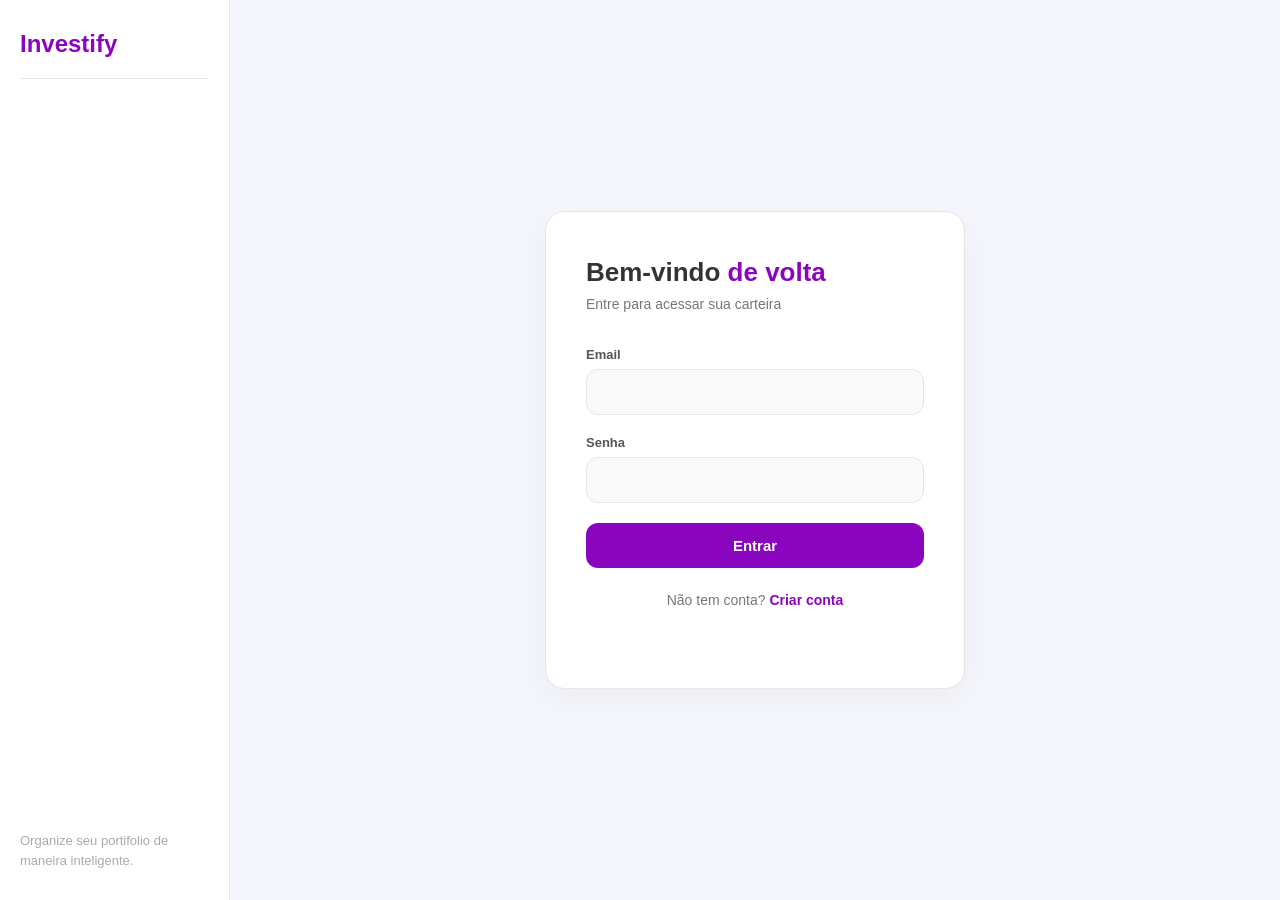
<file: FrontEnd/login.html>
<!DOCTYPE html>
<html lang="pt-br">
<head>
  <meta charset="UTF-8"/>
  <meta name="viewport" content="width=device-width, initial-scale=1.0"/>
  <title>Login — Investify</title>
  <link rel="stylesheet" href="assets/css/style.css"/>
  <link rel="stylesheet" href="assets/css/auth.css"/>
</head>
<body>
  <div class="login-container">
    <div class="login-sidebar">
      <div class="logo">Investify</div>
      <div class="divider"></div>
      <p class="sidebar-tagline">Organize seu portifolio de maneira inteligente.</p>
    </div>

    <div class="login-main">
      <div class="login-card">
        <h1>Bem-vindo <span>de volta</span></h1>
        <p>Entre para acessar sua carteira</p>
        <div id="sucesso" class="sucesso" style="display:none">
      Conta criada com sucesso! Faça login para continuar.
        </div>
        <div id="erro" class="erro" style="display:none"></div>

        <div class="form-group">
          <label for="email">Email</label>
          <input type="email" id="email"/>
        </div>

        <div class="form-group">
          <label for="password">Senha</label>
          <input type="password" id="password"/>
        </div>

        <button class="btn-login" onclick="login()">Entrar</button>

        <p class="signup-text">
          Não tem conta? <a href="register.html">Criar conta</a>
        </p>
      </div>
    </div>
  </div>

  <script>
    const API = `http://${window.location.hostname || "localhost"}:5227/api`;

    if (new URLSearchParams(window.location.search).get("criada") === "1") {
  document.getElementById("sucesso").style.display = "block";
}

    // Se já estiver logado, vai direto pro app
    fetch(`${API}/auth/me`, { credentials: "include" })
      .then(r => { if (r.ok) window.location.href = "index.html"; });

    async function login() {
      const email = document.getElementById("email").value;
      const password = document.getElementById("password").value;
      const erro = document.getElementById("erro");

      const res = await fetch(`${API}/auth/login`, {
        method: "POST",
        headers: { "Content-Type": "application/json" },
        credentials: "include",
        body: JSON.stringify({ email, senha: password })
      });

      if (res.ok) {
        window.location.href = "index.html";
      } else {
        erro.textContent = "Email ou senha inválidos.";
        erro.style.display = "block";
      }
    }

    // Login ao apertar Enter
    document.addEventListener("keydown", e => {
      if (e.key === "Enter") login();
    });
  </script>
</body>
</html>
</file>
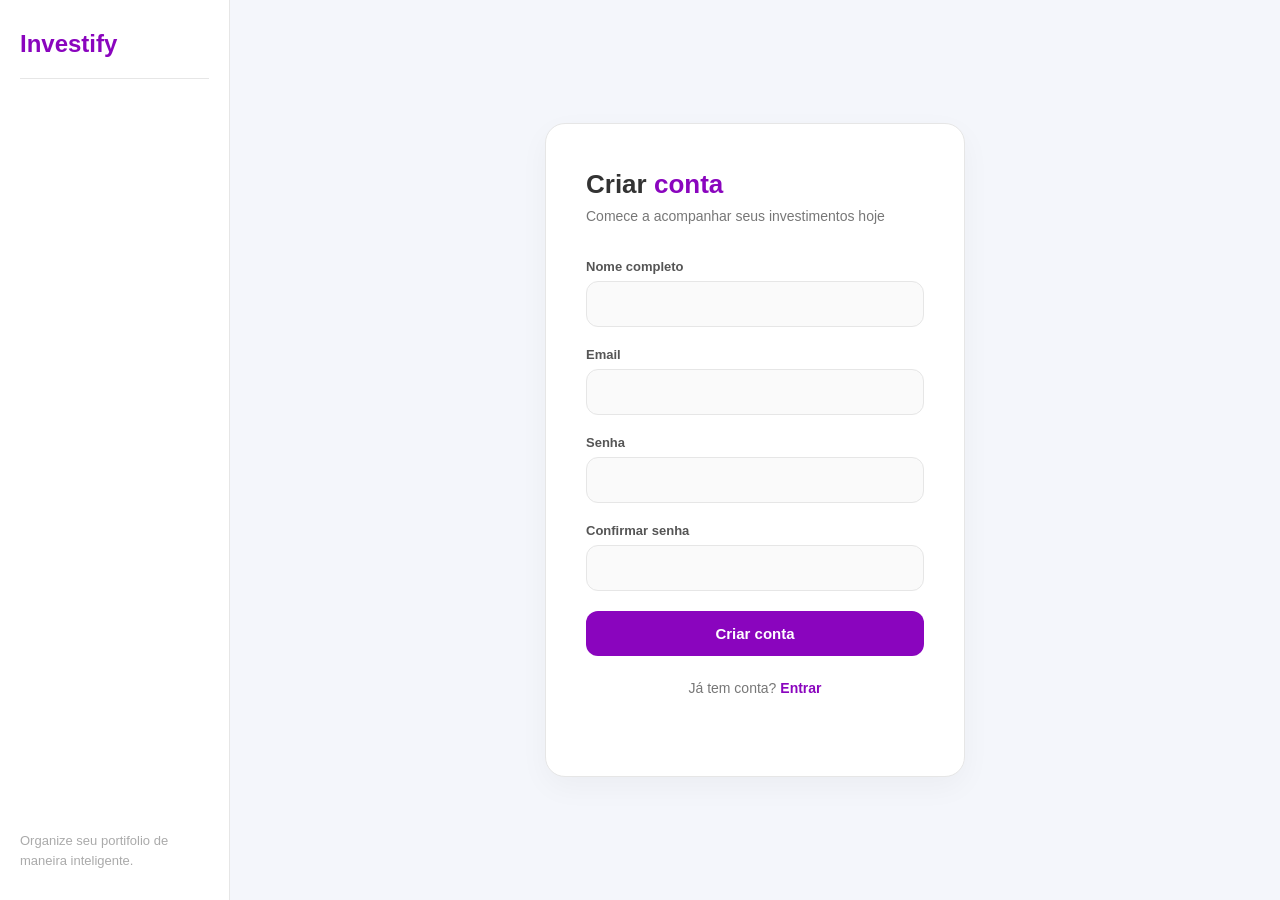
<file: FrontEnd/register.html>
<!DOCTYPE html>
<html lang="pt-br">
<head>
  <meta charset="UTF-8"/>
  <meta name="viewport" content="width=device-width, initial-scale=1.0"/>
  <title>Criar conta — Investify</title>
  <link rel="stylesheet" href="assets/css/style.css"/>
  <link rel="stylesheet" href="assets/css/auth.css"/>
</head>
<body>
  <div class="login-container">
    <div class="login-sidebar">
      <div class="logo">Investify</div>
      <div class="divider"></div>
      <p class="sidebar-tagline">Organize seu portifolio de maneira inteligente.</p>
    </div>

    <div class="login-main">
      <div class="login-card">
        <h1>Criar <span>conta</span></h1>
        <p>Comece a acompanhar seus investimentos hoje</p>

        <div id="erro" class="erro" style="display:none"></div>

        <div class="form-group">
          <label for="nome">Nome completo</label>
          <input type="text" id="nome"/>
        </div>

        <div class="form-group">
          <label for="email">Email</label>
          <input type="email" id="email"/>
        </div>

        <div class="form-group">
          <label for="password">Senha</label>
          <input type="password" id="password"/>
        </div>

        <div class="form-group">
          <label for="confirm">Confirmar senha</label>
          <input type="password" id="confirm"/>
        </div>

        <button class="btn-login" onclick="register()">Criar conta</button>

        <p class="signup-text">
          Já tem conta? <a href="login.html">Entrar</a>
        </p>
      </div>
    </div>
  </div>

  <!-- =========================================================
       CARD DE SUCESSO (substitui o alert)
  ========================================================== -->
  <div id="modal-sucesso" class="modal" style="display:none;">
    <div class="modal-content">

      <button type="button" class="modal-close" id="btn-fechar-sucesso">×</button>

      <h2>Solicitação enviada</h2>

      <p id="mensagem-sucesso">
        Solicitação enviada para aprovação.
      </p>

      <div class="modal-actions">
        <button type="button" class="btn-confirmar" id="btn-ir-login">
          Ir para o login
        </button>
      </div>

    </div>
  </div>

  <script>
  const API = `http://${window.location.hostname || "localhost"}:5227/api`;

  // ─── Card de sucesso ────────────────────────────────────────────────────────
  const modalSucesso = document.getElementById("modal-sucesso");

  function irParaLogin() {
    window.location.href = "login.html";
  }

  function mostrarSucesso(mensagem) {
    document.getElementById("mensagem-sucesso").textContent =
      mensagem || "Solicitação enviada para aprovação.";

    modalSucesso.style.display = "flex";
    document.getElementById("btn-ir-login").focus();
  }

  // Qualquer jeito de fechar leva para o login
  document.getElementById("btn-ir-login").addEventListener("click", irParaLogin);
  document.getElementById("btn-fechar-sucesso").addEventListener("click", irParaLogin);

  modalSucesso.addEventListener("click", (e) => {
    if (e.target === modalSucesso) irParaLogin();
  });

  document.addEventListener("keydown", (e) => {
    if (e.key === "Escape" && modalSucesso.style.display === "flex") {
      irParaLogin();
    }
  });

  // ─── Cadastro ───────────────────────────────────────────────────────────────
  async function register() {
    const nome = document.getElementById("nome").value.trim();
    const email = document.getElementById("email").value.trim();
    const senha = document.getElementById("password").value;
    const confirm = document.getElementById("confirm").value;
    const erro = document.getElementById("erro");
    const btn = document.querySelector(".btn-login");

    erro.style.display = "none";

    if (!nome || !email || !senha) {
      erro.textContent = "Preencha todos os campos.";
      erro.style.display = "block";
      return;
    }

    if (senha !== confirm) {
      erro.textContent = "As senhas não coincidem.";
      erro.style.display = "block";
      return;
    }

    btn.disabled = true; // evita duplo clique

    try {
      const res = await fetch(`${API}/auth/register`, {
        method: "POST",
        headers: { "Content-Type": "application/json" },
        credentials: "include",
        body: JSON.stringify({ nome, email, senha })
      });

      if (res.ok) {
        const data = await res.json().catch(() => ({}));
        mostrarSucesso(data.mensagem);
        return;
      }

      const data = await res.json().catch(() => null);
      erro.textContent = data?.[0]?.description || "Erro ao criar conta.";
      erro.style.display = "block";
    } catch {
      erro.textContent = "Falha de conexão com o servidor.";
      erro.style.display = "block";
    } finally {
      btn.disabled = false;
    }
  }
</script>
</body>
</html>
</file>
<file: FrontEnd/assets/css/style.css>
*{
margin:0;
padding:0;
box-sizing:border-box;
font-family:Arial;
}

body{
background:#f4f6fb;
}

.container{
display:flex;
height:100vh;
}

/* SIDEBAR */

.sidebar{
width:230px;
background:#ffffff;
border-right:1px solid #e6e6e6;
padding:30px 20px;
}

.logo{
padding-bottom:20px;
font-size:18px;
color:#8A05BE;
}


.divider{
width:100%;
height:1px;
background:#e6e6e6;
margin-bottom:20px;
}

.sidebar nav a{
display:block;
padding:12px 15px;
margin-bottom:10px;
border-radius:10px;
text-decoration:none;
color:#555;
font-weight:500;
transition:0.3s;
}

.sidebar nav a:hover{
background:#f3e6fa;
color:#8A05BE;
}

.sidebar nav a.active{
background:#8A05BE;
color:white;
}
/* MAIN */

.main{
flex:1;
padding:40px;
}

.header h1{
font-size:32px;
color:#333;
}

.header span{
color:#8A05BE;
}

.header p{
margin-top:5px;
color:#777;
}

/* DASHBOARD */

.dashboard{
margin-top:40px;
display:flex;
gap:30px;
}

/* PRODUÇÃO */

.production{
flex:2;
background:linear-gradient(135deg,#6a0392,#8A05BE);
padding:30px;
border-radius:20px;
color:white;
}

.production h2 span{
color:#d4c6ff;
}

/* CARDS */

.cards {
    display: flex;
    flex-wrap: wrap; /* ← quebra linha quando não couber */
    gap: 20px;
    margin-top: 20px;
}

.card{
    background: rgba(255,255,255,0.08);
    padding: 22px;
    border-radius: 15px;
    width: 200px;
    min-width: 170px;
    word-break: break-word;

    display: flex;
    flex-direction: column;
    gap: 6px;

    backdrop-filter: blur(6px);
    border: 1px solid rgba(255,255,255,0.15);
    transition: transform 0.2s ease, box-shadow 0.2s ease;
}

/* animação ao passar o mouse */
.card:hover{
    transform: translateY(-4px);
    box-shadow: 0 8px 20px rgba(0,0,0,0.2);
}

/* título do ativo */
.card h3{
    font-size: 18px;
    font-weight: bold;
}

/* nome da empresa */
.card small{
    opacity: 0.7;
}

/* preço */
.card strong{
    font-size: 18px;
}

/* total */
.card span{
    font-size: 14px;
    opacity: 0.9;
}

/* grupo de botões */
.btn-group{
    display: flex;
    gap: 8px;
    margin-top: 10px;
}

/* botões */
.card button{
    flex:1;
    padding:8px 12px;
    border:none;
    background: rgba(255,255,255,0.12);
    color:white;
    border-radius:8px;
    cursor:pointer;
    transition:0.25s;
    font-weight:500;
}

.card button:hover{
    background: rgba(255,255,255,0.25);
    transform: scale(1.03);
}

/* Botao adicionar*/

.add-card{
display:flex;
align-items:center;
justify-content:center;
height:160px;
}

.big-add{
width:100%;
height:100%;

background:rgba(138,5,190,0.08);
border:2px dashed rgba(138,5,190,0.5);
border-radius:15px;

font-size:80px;
color:rgba(138,5,190,0.6);

display:flex;
align-items:center;
justify-content:center;

cursor:pointer;
transition:0.3s;
}

.empty-wallet{
padding:40px;
text-align:center;
background:#f5f7fa;
border-radius:10px;
border:2px dashed #d0d6e0;
color:#666;
grid-column:1/-1;
}

.empty-wallet h3{
margin-bottom:10px;
}

/* páginas */
        .page{
        display:none;
        }

        .page.active{
        display:block;
        }

/* layout padrão */
.container{
    display:flex;
    min-height:100vh;
}

/* RESPONSIVO */
@media (max-width: 900px){

    .container{
        flex-direction:column;
    }

    .sidebar{
        width:100%;
        display:flex;
        justify-content:space-between;
        align-items:center;
        padding:10px;
    }

    .sidebar nav{
        display:flex;
        gap:15px;
    }

    .cards{
        flex-direction:column;
    }

}

/* SIDEBAR USER */
.sidebar {
  display: flex;
  flex-direction: column;
}

.sidebar-user {
  margin-top: auto;
  padding-top: 20px;
  border-top: 1px solid #e6e6e6;
  display: flex;
  flex-direction: column;
  gap: 8px;
}

.sidebar-user span {
  font-size: 13px;
  color: #555;
  font-weight: 500;
}

.sidebar-user button {
  background: none;
  border: 1px solid #e6e6e6;
  border-radius: 8px;
  padding: 6px 10px;
  font-size: 13px;
  color: #8A05BE;
  cursor: pointer;
  transition: 0.3s;
}

.sidebar-user button:hover {
  background: #f3e6fa;
}

.sidebar-profile {
  display: flex;
  align-items: center;
  gap: 10px;
}

/* STATS */
.stats {
  flex: 1;
  display: flex;
  flex-direction: column;
  gap: 20px;
}

.stat-card {
  background: white;
  border-radius: 20px;
  padding: 30px;
  border: 1px solid #e6e6e6;
}

.stat-card p {
  font-size: 13px;
  color: #777;
  margin-bottom: 8px;
}

.stat-card h2 {
  font-size: 28px;
  color: #333;
}

/* ERRO AUTH */
.erro {
  background: #fdecea;
  color: #c0392b;
  border: 1px solid #f5c6cb;
  border-radius: 8px;
  padding: 10px 14px;
  font-size: 13px;
  margin-bottom: 16px;
}

css/* CONTA */
.conta-layout {
  margin-top: 36px;
  display: flex;
  gap: 40px;
  align-items: flex-start;
}

.foto-col {
  display: flex;
  flex-direction: column;
  align-items: center;
  gap: 14px;
  flex-shrink: 0;
}

.avatar-wrap {
  width: 120px;
  height: 120px;
  border-radius: 50%;
  overflow: hidden;
  border: 3px solid #8A05BE;
  background: #f3e6fa;
  display: flex;
  align-items: center;
  justify-content: center;
}

.avatar-wrap img { width: 100%; height: 100%; object-fit: cover; }
.avatar-initials { font-size: 40px; font-weight: 500; color: #8A05BE; }

.btn-foto {
  padding: 9px 18px;
  background: transparent;
  border: 1.5px solid #8A05BE;
  border-radius: 8px;
  color: #8A05BE;
  font-size: 13px;
  font-weight: 500;
  cursor: pointer;
  transition: 0.2s;
  width: 120px;
  text-align: center;
}
.btn-foto:hover { background: #f3e6fa; }

.dados-col {
  flex: 1;
  display: flex;
  flex-direction: column;
  gap: 20px;
}

/* IMPORTANTE: sobrescreve o form-group genérico dentro da conta */
#conta .form-group {
  display: flex;
  flex-direction: column;
  gap: 7px;
}

#conta .form-group label {
  display: block;
  font-size: 13px;
  font-weight: 500;
  color: #555;
}

#conta .form-group input {
  width: 100%;
  padding: 12px 15px;
  border: 1px solid #e6e6e6;
  border-radius: 10px;
  font-size: 14px;
  color: #333;
  outline: none;
  transition: border-color 0.2s;
  background: #fff;
}

#conta .form-group input:focus { border-color: #8A05BE; }

.senha-row { display: flex; gap: 10px; align-items: center; }
.senha-row input { flex: 1; }

.btn-ver {
  padding: 10px 16px;
  background: transparent;
  border: 1.5px solid #8A05BE;
  border-radius: 8px;
  color: #8A05BE;
  font-size: 13px;
  font-weight: 500;
  cursor: pointer;
  transition: 0.2s;
  white-space: nowrap;
}
.btn-ver:hover { background: #f3e6fa; }

.section-divider { width: 100%; height: 1px; background: #e6e6e6; }

.btn-salvar {
  padding: 13px 32px;
  background: #8A05BE;
  color: white;
  border: none;
  border-radius: 10px;
  font-size: 15px;
  font-weight: 500;
  cursor: pointer;
  transition: 0.3s;
  align-self: flex-end;
}
.btn-salvar:hover { background: #6a0392; transform: translateY(-1px); }

.badge-sucesso {
  display: none;
  background: #eaf7f0;
  color: #1a7a4a;
  border: 1px solid #b8e8ce;
  border-radius: 8px;
  padding: 10px 14px;
  font-size: 13px;
}

/* ─────────────────────────────────────────
   rendimentos.css
   ───────────────────────────────────────── */
 
* {
  margin: 0;
  padding: 0;
  box-sizing: border-box;
  font-family: Arial, sans-serif;
}
 
body {
  background: #f4f6fb;
}
 

/* ── LOADING ── */
.loading-state {
  display: flex;
  flex-direction: column;
  align-items: center;
  gap: 16px;
  margin-top: 60px;
  color: #777;
  font-size: 14px;
}
 
.spinner {
  width: 40px;
  height: 40px;
  border: 3px solid #e6e6e6;
  border-top-color: #8A05BE;
  border-radius: 50%;
  animation: spin 0.8s linear infinite;
}
 
@keyframes spin {
  to { transform: rotate(360deg); }
}
 
/* ── ERRO ── */
.error-state {
  display: flex;
  flex-direction: column;
  align-items: center;
  gap: 14px;
  margin-top: 60px;
  color: #c0392b;
  font-size: 14px;
}
 
.error-state button {
  padding: 8px 20px;
  background: transparent;
  border: 1px solid #8A05BE;
  border-radius: 8px;
  color: #8A05BE;
  font-size: 13px;
  cursor: pointer;
  transition: 0.2s;
}
 
.error-state button:hover {
  background: #f3e6fa;
}
 
/* ── CARDS DE RESUMO ── */
.rend-stats {
  display: flex;
  gap: 16px;
  flex-wrap: wrap;
  margin-top: 32px;
  margin-bottom: 28px;
}
 
.rend-stat {
  flex: 1;
  min-width: 150px;
  background: #ffffff;
  border: 1px solid #e6e6e6;
  border-radius: 16px;
  padding: 20px 22px;
  transition: transform 0.2s;
}
 
.rend-stat:hover {
  transform: translateY(-3px);
}
 
.rend-stat p {
  font-size: 12px;
  color: #777;
  margin-bottom: 8px;
  text-transform: uppercase;
  letter-spacing: 0.5px;
}
 
.rend-stat h2 {
  font-size: 22px;
  font-weight: bold;
  color: #333;
}
 
.rend-stat.pos h2 { color: #1a7a4a; }
.rend-stat.neg h2 { color: #c0392b; }
 
/* ── CARD GRÁFICO ── */
.chart-card {
  background: #ffffff;
  border: 1px solid #e6e6e6;
  border-radius: 20px;
  padding: 28px 30px;
  margin-bottom: 24px;
}
 
.chart-card-header {
  display: flex;
  align-items: center;
  justify-content: space-between;
  flex-wrap: wrap;
  gap: 12px;
  margin-bottom: 18px;
}
 
.chart-card-header h3 {
  font-size: 15px;
  font-weight: bold;
  color: #333;
}
 
/* ── LEGENDA ── */
.legend {
  display: flex;
  gap: 16px;
  flex-wrap: wrap;
  font-size: 12px;
  color: #777;
  margin-bottom: 14px;
}
 
.legend span {
  display: flex;
  align-items: center;
  gap: 5px;
}
 
.legend-dot {
  width: 10px;
  height: 10px;
  border-radius: 2px;
  flex-shrink: 0;
}
 
/* ── FILTROS / TOGGLE ── */
.toggle-wrap {
  display: flex;
  gap: 8px;
  flex-wrap: wrap;
  margin-bottom: 16px;
}
 
.toggle-btn {
  padding: 6px 14px;
  border: 1px solid #8A05BE;
  background: transparent;
  color: #8A05BE;
  border-radius: 8px;
  font-size: 12px;
  font-weight: 500;
  cursor: pointer;
  transition: 0.2s;
}
 
.toggle-btn:hover {
  background: #f3e6fa;
}
 
.toggle-btn.active {
  background: #8A05BE;
  color: #ffffff;
}
 
/* ── CANVAS ── */
.chart-wrap {
  position: relative;
  width: 100%;
  height: 300px;
}
 
/* ── LISTA DE ATIVOS ── */
.ativo-list {
  display: flex;
  flex-direction: column;
  gap: 14px;
}
 
.ativo-row {
  background: #ffffff;
  border: 1px solid #e6e6e6;
  border-radius: 16px;
  padding: 18px 22px;
  display: flex;
  align-items: center;
  justify-content: space-between;
  flex-wrap: wrap;
  gap: 14px;
  transition: transform 0.2s, box-shadow 0.2s;
}
 
.ativo-row:hover {
  transform: translateY(-2px);
  box-shadow: 0 6px 18px rgba(0, 0, 0, 0.07);
}
 
.ativo-info {
  display: flex;
  flex-direction: column;
  gap: 3px;
}
 
.ativo-info strong {
  font-size: 16px;
  font-weight: bold;
  color: #333;
}
 
.ativo-info small {
  font-size: 12px;
  color: #777;
}
 
.ativo-valores {
  display: flex;
  gap: 28px;
  align-items: center;
  flex-wrap: wrap;
}
 
.val-col {
  display: flex;
  flex-direction: column;
  gap: 2px;
  text-align: right;
}
 
.val-label {
  font-size: 11px;
  color: #aaa;
}
 
.val-price {
  font-size: 15px;
  font-weight: bold;
  color: #333;
}
 
.val-total {
  font-size: 11px;
  color: #bbb;
}
 
/* ── BADGE RESULTADO ── */
.resultado-col {
  display: flex;
  flex-direction: column;
  align-items: flex-end;
  gap: 5px;
}
 
.badge-resultado {
  font-size: 12px;
  font-weight: bold;
  padding: 5px 12px;
  border-radius: 8px;
  display: inline-flex;
  align-items: center;
  gap: 5px;
}
 
.badge-resultado.lucro    { background: #eaf7f0; color: #1a7a4a; }
.badge-resultado.prejuizo { background: #fdecea; color: #c0392b; }
 
.msg-resultado {
  font-size: 12px;
  font-weight: 500;
}
 
.msg-resultado.lucro    { color: #1a7a4a; }
.msg-resultado.prejuizo { color: #c0392b; }
 
/* ── RESPONSIVO ── */
@media (max-width: 700px) {
  #rendimentos {
    padding: 20px 14px;
  }
 
  .ativo-valores {
    gap: 14px;
  }
 
  .val-col {
    text-align: left;
  }
 
  .resultado-col {
    align-items: flex-start;
  }
}

/* =========================================================
   RESPONSIVIDADE GLOBAL
========================================================= */

/* TABLET */
@media (max-width: 1100px){

  .dashboard{
    flex-direction: column;
  }

  .stats{
    width:100%;
    flex-direction: row;
    flex-wrap: wrap;
  }

  .stat-card{
    flex:1;
    min-width:220px;
  }

  .cards{
    justify-content:center;
  }

}

/* =========================================================
   MOBILE
========================================================= */

@media (max-width: 900px){

  body{
    background:#f7f8fc;
  }

  .container{
    flex-direction:column;
  }

  /* SIDEBAR */
  .sidebar{
    width:100%;
    height:auto;
    padding:16px;
    border-right:none;
    border-bottom:1px solid #e6e6e6;

    position:sticky;
    top:0;
    z-index:100;

    background:#fff;
  }

  .logo{
    font-size:22px;
    padding-bottom:14px;
    font-weight:bold;
  }

  .divider{
    display:none;
  }

  .sidebar nav{
    display:flex;
    gap:10px;
    overflow-x:auto;
    padding-bottom:4px;

    scrollbar-width:none;
  }

  .sidebar nav::-webkit-scrollbar{
    display:none;
  }

  .sidebar nav a{
    white-space:nowrap;
    margin-bottom:0;
    padding:10px 16px;
    font-size:14px;
    border-radius:12px;
  }

  /* USER */
  .sidebar-user{
    margin-top:18px;
    padding-top:14px;
  }

  .sidebar-profile{
    flex-wrap:wrap;
  }

  /* MAIN */
  .main{
    padding:22px 16px 30px;
  }

  .header h1{
    font-size:26px;
    line-height:1.2;
  }

  .header p{
    font-size:14px;
    line-height:1.5;
  }

  /* DASHBOARD */
  .dashboard{
    margin-top:24px;
    gap:20px;
  }

  /* PRODUÇÃO */
  .production{
    padding:22px 18px;
    border-radius:18px;
  }

  .production h2{
    font-size:22px;
    line-height:1.3;
  }

  /* CARDS */
  .cards{
    flex-direction:column;
    gap:14px;
  }

  .card{
    width:100%;
    min-width:unset;
    padding:20px;
    border-radius:16px;
  }

  .card h3{
    font-size:17px;
  }

  .card strong{
    font-size:20px;
  }

  /* BOTÕES */
  .btn-group{
    flex-direction:column;
    gap:10px;
  }

  .card button{
    width:100%;
    padding:12px;
    font-size:14px;
  }

  /* ADD CARD */
  .add-card{
    height:140px;
  }

  .big-add{
    font-size:60px;
  }

  /* STATS */
  .stats{
    flex-direction:column;
  }

  .stat-card{
    width:100%;
    padding:22px;
    border-radius:18px;
  }

  .stat-card h2{
    font-size:24px;
  }

  /* CONTA */
  .conta-layout{
    flex-direction:column;
    gap:26px;
    margin-top:24px;
  }

  .foto-col{
    width:100%;
  }

  .avatar-wrap{
    width:110px;
    height:110px;
  }

  .dados-col{
    width:100%;
  }

  .senha-row{
    flex-direction:column;
    align-items:stretch;
  }

  .btn-ver{
    width:100%;
    padding:12px;
  }

  .btn-salvar{
    width:100%;
    align-self:stretch;
    padding:14px;
    font-size:15px;
  }

  /* RENDIMENTOS */
  .rend-stats{
    flex-direction:column;
    gap:14px;
  }

  .rend-stat{
    width:100%;
    min-width:unset;
    border-radius:16px;
  }

  .chart-card{
    padding:22px 18px;
    border-radius:18px;
  }

  .chart-card-header{
    align-items:flex-start;
  }

  .chart-wrap{
    height:240px;
  }

  .toggle-wrap{
    gap:10px;
  }

  .toggle-btn{
    flex:1;
    text-align:center;
    padding:10px;
  }

  /* ATIVOS */
  .ativo-row{
    flex-direction:column;
    align-items:flex-start;
    padding:18px;
    gap:18px;
  }

  .ativo-info{
    width:100%;
  }

  .ativo-info strong{
    font-size:17px;
  }

  .ativo-valores{
    width:100%;
    justify-content:space-between;
    gap:16px;
  }

  .val-col{
    text-align:left;
    flex:1;
  }

  .resultado-col{
    width:100%;
    align-items:flex-start;
  }

}

/* =========================================================
   MOBILE PEQUENO
========================================================= */

@media (max-width: 480px){

  .main{
    padding:18px 12px 24px;
  }

  .header h1{
    font-size:22px;
  }

  .production{
    padding:18px 15px;
  }

  .production h2{
    font-size:20px;
  }

  .card{
    padding:18px;
  }

  .card h3{
    font-size:16px;
  }

  .card strong{
    font-size:18px;
  }

  .stat-card{
    padding:18px;
  }

  .stat-card h2{
    font-size:21px;
  }

  .chart-card{
    padding:18px 14px;
  }

  .chart-wrap{
    height:210px;
  }

  .ativo-row{
    padding:16px;
  }

  .toggle-btn{
    font-size:11px;
    padding:9px;
  }

  .sidebar nav a{
    font-size:13px;
    padding:9px 14px;
  }

}

/* =========================================================
   ANIMAÇÕES SUAVES
========================================================= */

.card,
.stat-card,
.rend-stat,
.chart-card,
.ativo-row,
.production{
  transition:
    transform 0.2s ease,
    box-shadow 0.2s ease;
}

.card:hover,
.stat-card:hover,
.rend-stat:hover,
.chart-card:hover{
  transform:translateY(-3px);
  box-shadow:0 8px 24px rgba(0,0,0,0.08);
}

/* =========================================================
   CARTEIRAS
========================================================= */

.carteiras-grid {
    display: flex;
    flex-wrap: wrap;
    gap: 20px;
    margin-top: 30px;
    align-items: stretch;
}


/* =========================================================
   CARD NOVA CARTEIRA
========================================================= */

.carteira-add-card {
    width: 220px;
    min-width: 220px;
    height: 190px;

    background: #ffffff;
    border: 1px solid #e6e6e6;
    border-radius: 18px;

    display: flex;
    flex-direction: column;
    align-items: center;
    justify-content: center;

    padding: 20px;

    cursor: pointer;

    transition:
        transform 0.2s ease,
        box-shadow 0.2s ease,
        border-color 0.2s ease;
}

.carteira-add-card:hover {
    transform: translateY(-4px);
    box-shadow: 0 8px 24px rgba(0, 0, 0, 0.08);
    border-color: #8A05BE;
}


/* BOTÃO + */

.carteira-add-card .big-add {
    width: 70px;
    height: 70px;

    background: #f3e6fa;
    border: none;
    border-radius: 16px;

    color: #8A05BE;
    font-size: 48px;
    font-weight: 300;
    line-height: 1;

    display: flex;
    align-items: center;
    justify-content: center;

    cursor: pointer;

    transition: 0.2s;
}

.carteira-add-card:hover .big-add {
    background: #8A05BE;
    color: #ffffff;
}


/* TEXTOS DO CARD + */

.carteira-add-card h3 {
    margin-top: 14px;

    font-size: 16px;
    color: #333;
}

.carteira-add-card p {
    margin-top: 3px;

    font-size: 12px;
    color: #777;
}


/* =========================================================
   CARTEIRA CRIADA
========================================================= */

.carteira-card {
    width: 220px;
    min-width: 220px;
    height: 190px;

    background: #ffffff;

    border: 1px solid #e6e6e6;
    border-radius: 18px;

    padding: 22px;

    display: flex;
    flex-direction: column;

    cursor: pointer;

    transition:
        transform 0.2s ease,
        box-shadow 0.2s ease,
        border-color 0.2s ease;
}

.carteira-card:hover {
    transform: translateY(-4px);
    box-shadow: 0 8px 24px rgba(0, 0, 0, 0.08);
    border-color: #8A05BE;
}


/* ÍCONE DA CARTEIRA */

.carteira-icon {
    width: 42px;
    height: 42px;

    border-radius: 12px;

    background: #f3e6fa;
    color: #8A05BE;

    display: flex;
    align-items: center;
    justify-content: center;

    font-size: 20px;
    font-weight: bold;

    margin-bottom: 14px;
}


/* NOME */

.carteira-card h3 {
    font-size: 17px;
    color: #333;

    white-space: nowrap;
    overflow: hidden;
    text-overflow: ellipsis;
}


/* DESCRIÇÃO */

.carteira-card p {
    margin-top: 5px;

    font-size: 12px;
    color: #777;

    line-height: 1.4;

    overflow: hidden;

    display: -webkit-box;
    -webkit-line-clamp: 2;
    -webkit-box-orient: vertical;
}


/* VALOR */

.carteira-valor {
    margin-top: auto;

    font-size: 18px;
    font-weight: bold;

    color: #333;
}


/* BOTÃO ENTRAR */

.btn-entrar-carteira {
    margin-top: 12px;

    width: 100%;

    padding: 9px;

    border: none;
    border-radius: 8px;

    background: #8A05BE;
    color: #ffffff;

    font-size: 13px;
    font-weight: 500;

    cursor: pointer;

    transition: 0.2s;
}

.btn-entrar-carteira:hover {
    background: #6a0392;
}


/* =========================================================
   MODAL NOVA CARTEIRA
========================================================= */

.modal {
    position: fixed;

    inset: 0;

    background: rgba(0, 0, 0, 0.35);

    display: flex;
    align-items: center;
    justify-content: center;

    z-index: 1000;

    padding: 20px;
}


.modal-content {
    width: 100%;
    max-width: 460px;

    background: #ffffff;

    border-radius: 18px;

    padding: 30px;

    position: relative;

    box-shadow: 0 20px 50px rgba(0, 0, 0, 0.15);
}


.modal-content h2 {
    color: #333;
    font-size: 24px;
    margin-bottom: 6px;
}


.modal-content > p {
    color: #777;
    font-size: 13px;
    margin-bottom: 25px;
}


/* FECHAR */

.modal-close {
    position: absolute;

    top: 16px;
    right: 18px;

    width: 32px;
    height: 32px;

    border: none;
    background: transparent;

    color: #777;

    font-size: 25px;

    cursor: pointer;

    border-radius: 8px;
}

.modal-close:hover {
    background: #f3f3f3;
}


/* CAMPOS */

.modal-content .form-group {
    display: flex;
    flex-direction: column;

    gap: 7px;

    margin-bottom: 18px;
}


.modal-content label {
    font-size: 13px;
    font-weight: 500;

    color: #555;
}


.modal-content input,
.modal-content textarea {
    width: 100%;

    padding: 12px 14px;

    border: 1px solid #e6e6e6;

    border-radius: 10px;

    font-family: Arial, sans-serif;
    font-size: 14px;

    color: #333;

    outline: none;

    resize: vertical;

    transition: border-color 0.2s;
}


.modal-content input:focus,
.modal-content textarea:focus {
    border-color: #8A05BE;
}


/* BOTÕES DO MODAL */

.modal-actions {
    display: flex;
    justify-content: flex-end;

    gap: 10px;

    margin-top: 25px;
}


.btn-cancelar {
    padding: 10px 18px;

    background: transparent;

    border: 1px solid #ddd;

    border-radius: 8px;

    color: #666;

    cursor: pointer;
}


.btn-cancelar:hover {
    background: #f5f5f5;
}


.btn-confirmar {
    padding: 10px 20px;

    background: #8A05BE;

    border: none;

    border-radius: 8px;

    color: #ffffff;

    font-weight: 500;

    cursor: pointer;
}


.btn-confirmar:hover {
    background: #6a0392;
}


/* =========================================================
   CORREÇÃO FOTO DO USUÁRIO NA SIDEBAR
========================================================= */

.sidebar-profile img#profile-pic {
    width: 38px !important;
    height: 38px !important;

    min-width: 38px;
    max-width: 38px;

    min-height: 38px;
    max-height: 38px;

    border-radius: 50%;

    object-fit: cover;
}


/* =========================================================
   RESPONSIVO
========================================================= */

@media (max-width: 900px) {

    .carteiras-grid {
        flex-direction: column;
    }

    .carteira-card,
    .carteira-add-card {
        width: 100%;
        min-width: unset;
    }

    .modal-content {
        padding: 24px;
    }

}

/* =========================================================
   MEUS RENDIMENTOS
========================================================= */

.rendimentos-carteiras-grid {
    display: flex;
    flex-wrap: wrap;

    gap: 20px;

    margin-top: 30px;
}


/* =========================================================
   CARD DA CARTEIRA
========================================================= */

.rendimento-carteira-card {

    width: 250px;
    min-height: 190px;

    background: #ffffff;

    border: 1px solid #e6e6e6;

    border-radius: 18px;

    padding: 24px;

    display: flex;
    flex-direction: column;

    cursor: pointer;

    transition:
        transform 0.2s ease,
        box-shadow 0.2s ease,
        border-color 0.2s ease;
}


.rendimento-carteira-card:hover {

    transform: translateY(-4px);

    box-shadow:
        0 8px 24px rgba(0,0,0,0.08);

    border-color: #8A05BE;
}


/* =========================================================
   ÍCONE
========================================================= */

.rendimento-carteira-icon {

    width: 44px;
    height: 44px;

    border-radius: 12px;

    background: #f3e6fa;

    color: #8A05BE;

    display: flex;

    align-items: center;
    justify-content: center;

    font-size: 20px;
    font-weight: bold;

    margin-bottom: 16px;
}


/* =========================================================
   NOME
========================================================= */

.rendimento-carteira-card h3 {

    font-size: 17px;

    color: #333;

    margin-bottom: 5px;
}


/* =========================================================
   DESCRIÇÃO
========================================================= */

.rendimento-carteira-card p {

    font-size: 12px;

    color: #777;

    line-height: 1.4;
}


/* =========================================================
   RODAPÉ DO CARD
========================================================= */

.rendimento-card-footer {

    margin-top: auto;

    padding-top: 18px;

    display: flex;

    align-items: center;
    justify-content: space-between;
}


/* VALOR */

.rendimento-card-valor {

    font-size: 16px;

    font-weight: bold;

    color: #333;
}


/* BOTÃO */

.btn-ver-rendimento {

    border: none;

    background: #8A05BE;

    color: #ffffff;

    border-radius: 8px;

    padding: 8px 12px;

    font-size: 12px;

    font-weight: 500;

    cursor: pointer;

    transition: 0.2s;
}


.btn-ver-rendimento:hover {

    background: #6a0392;

}


/* =========================================================
   ESTADO SEM CARTEIRAS
========================================================= */

.sem-rendimentos {

    width: 100%;

    padding: 45px;

    background: #ffffff;

    border: 1px dashed #d0d6e0;

    border-radius: 16px;

    text-align: center;

    color: #777;
}


.sem-rendimentos h3 {

    color: #333;

    margin-bottom: 8px;
}


.sem-rendimentos p {

    font-size: 13px;
}


/* =========================================================
   RESPONSIVO
========================================================= */

@media (max-width: 900px) {

    .rendimentos-carteiras-grid {

        flex-direction: column;

    }


    .rendimento-carteira-card {

        width: 100%;

    }

}

/* ============================================================
   CARD DA CARTEIRA
============================================================ */

.carteira-card {
    position: relative;
    cursor: pointer;
    padding: 22px;
}


/* Cabeçalho do card */

.carteira-card-top {
    display: flex;
    align-items: flex-start;
    justify-content: space-between;
    gap: 15px;
}


.carteira-card-top h3 {
    margin: 0;
    font-size: 18px;
}


/* Botões */

.carteira-card-top {
    display: flex;
    align-items: flex-start;
    justify-content: space-between;
    gap: 15px;
}

.carteira-acoes {
    display: flex;
    align-items: center;
    gap: 14px;

    position: relative;
    left: 18px;
}

.carteira-acoes button {
    width: auto;
    height: auto;
    padding: 0;
    border: none;
    background: transparent;
    border-radius: 0;
    color: #000;
    cursor: pointer;

    display: flex;
    align-items: center;
    justify-content: center;

    font-size: 17px;
    transition: transform 0.2s, opacity 0.2s;
}

.carteira-acoes button:hover {
    background: transparent;
    transform: scale(1.15);
    opacity: 0.7;
}

.btn-editar-carteira,
.btn-excluir-carteira {
    color: #000 !important;
    background: transparent !important;
}


/* Informações */

.carteira-info {
    margin-top: 20px;

    display: flex;
    flex-direction: column;

    gap: 12px;
}


.carteira-info > span {
    color: #666;
    font-size: 14px;
}


.carteira-valor {
    display: flex;
    flex-direction: column;
    gap: 4px;
}


.carteira-valor small {
    color: #777;
    font-size: 12px;
}


.carteira-valor strong {
    color: #8a05be;
    font-size: 20px;
}

.card.add-card {
    width: 200px;
    min-height: 180px;
    height: auto;
    padding: 20px;

    display: flex;
    flex-direction: column;
    align-items: center;
    justify-content: center;
    gap: 6px;
    text-align: center;

    background: rgba(255, 255, 255, 0.06);
    border: 2px dashed rgba(255, 255, 255, 0.4);
    cursor: pointer;

    transition:
        transform 0.2s ease,
        background 0.2s ease,
        border-color 0.2s ease;
}

.card.add-card:hover {
    background: rgba(255, 255, 255, 0.14);
    border-color: rgba(255, 255, 255, 0.8);
}

/* botão + */
.card.add-card .big-add {
    flex: none;
    width: 64px;
    height: 64px;
    padding: 0;

    background: rgba(255, 255, 255, 0.18);
    border: none;
    border-radius: 50%;

    color: #ffffff;
    font-size: 38px;
    font-weight: 300;
    line-height: 1;

    display: flex;
    align-items: center;
    justify-content: center;

    transition: background 0.2s ease, color 0.2s ease, transform 0.2s ease;
}

.card.add-card:hover .big-add {
    background: #ffffff;
    color: #8A05BE;
    transform: scale(1.08);
}

/* textos */
.card.add-card h3 {
    margin-top: 10px;
    width: 100%;
    font-size: 16px;
    text-align: center;
}

.card.add-card p {
    width: 100%;
    font-size: 12px;
    line-height: 1.4;
    opacity: 0.85;
    text-align: center;
}

@media (max-width: 900px) {
    .card.add-card {
        width: 100%;
        min-height: 150px;
    }

    .card.add-card .big-add {
        font-size: 38px;
    }
}

.card.add-card {
    order: -1;
}

/* Correção de visibilidade dos botões de solicitação */
.acoes-solicitacao {
    display: flex !important;
    flex-direction: row !important;
    gap: 12px !important;
    margin-top: 16px !important;
}

.acoes-solicitacao .btn-aceitar {
    background: #16834a !important;
    background-color: #16834a !important;
    color: #ffffff !important;
    border: 1px solid #16834a !important;
}

.acoes-solicitacao .btn-recusar {
    background: #c0392b !important;
    background-color: #c0392b !important;
    color: #ffffff !important;
    border: 1px solid #c0392b !important;
}

.acoes-solicitacao button {
    display: inline-flex !important;
    align-items: center !important;
    justify-content: center !important;
    min-width: 100px !important;
    min-height: 40px !important;
    padding: 10px 18px !important;
    border-radius: 8px !important;
    font-size: 14px !important;
    font-weight: 600 !important;
    opacity: 1 !important;
    visibility: visible !important;
    cursor: pointer !important;
}
/* =========================================================
   CABEÇALHO DA CARTEIRA INDIVIDUAL
========================================================= */

.carteira-detail-header {
  display: flex;
  align-items: flex-end;
  justify-content: space-between;
  flex-wrap: wrap;
  gap: 20px;

  background: #ffffff;
  border: 1px solid #e6e6e6;
  border-radius: 20px;
  padding: 26px 30px;
}

/* o título vem do nome da carteira, então forço a 1ª letra maiúscula */
.carteira-detail-header h1::first-letter {
  text-transform: uppercase;
}

/* BOTÃO VOLTAR (também vale para a tela de rendimentos) */
.btn-voltar {
  display: inline-flex;
  align-items: center;
  gap: 6px;

  margin: 0 0 14px -10px;
  padding: 6px 12px;

  background: transparent;
  border: none;
  border-radius: 999px;

  color: #777;
  font-size: 14px;
  font-weight: 500;
  cursor: pointer;

  transition: background 0.2s, color 0.2s;
}

.btn-voltar:hover {
  background: #f3e6fa;
  color: #8A05BE;
}

/* BOTÃO VER RENDIMENTOS */
.btn-ver-rendimentos {
  padding: 12px 24px;

  background: #8A05BE;
  color: #ffffff;
  border: none;
  border-radius: 10px;

  font-size: 14px;
  font-weight: 600;
  cursor: pointer;

  transition: background 0.2s, transform 0.2s;
}

.btn-ver-rendimentos:hover {
  background: #6a0392;
  transform: translateY(-1px);
}

.btn-voltar:focus-visible,
.btn-ver-rendimentos:focus-visible {
  outline: 3px solid rgba(138, 5, 190, 0.35);
  outline-offset: 2px;
}

@media (max-width: 900px) {
  .carteira-detail-header {
    padding: 20px 18px;
  }

  .btn-ver-rendimentos {
    width: 100%;
  }
}
</file>
<file: FrontEnd/assets/css/auth.css>
* {
  margin: 0;
  padding: 0;
  box-sizing: border-box;
  font-family: Arial;
}

body {
  background: #f4f6fb;
}

/* =========================
   LOGIN LAYOUT
========================= */

.login-container {
  display: flex;
  min-height: 100vh;
}

/* =========================
   SIDEBAR
========================= */

.login-sidebar {
  width: 230px;
  background: #fff;
  border-right: 1px solid #e6e6e6;
  padding: 30px 20px;
  display: flex;
  flex-direction: column;
}

.logo {
  padding-bottom: 20px;
  font-size: 24px;
  color: #8A05BE;
  font-weight: bold;
}

.divider {
  width: 100%;
  height: 1px;
  background: #e6e6e6;
  margin-bottom: 20px;
}

.sidebar-tagline {
  font-size: 13px;
  color: #aaa;
  margin-top: auto;
  line-height: 1.5;
}

/* =========================
   MAIN CONTENT
========================= */

.login-main {
  flex: 1;
  display: flex;
  align-items: center;
  justify-content: center;
  padding: 40px;
}

/* =========================
   LOGIN CARD
========================= */

.login-card {
  background: #fff;
  border-radius: 20px;
  padding: 45px 40px;
  width: 100%;
  max-width: 420px;
  border: 1px solid #e6e6e6;
  box-shadow: 0 10px 30px rgba(0,0,0,0.04);
}

.login-card h1 {
  font-size: 26px;
  color: #333;
  margin-bottom: 6px;
}

.login-card h1 span {
  color: #8A05BE;
}

.login-card > p {
  color: #777;
  font-size: 14px;
  margin-bottom: 32px;
  line-height: 1.5;
}

/* =========================
   FORM
========================= */

.form-group {
  margin-bottom: 20px;
}

.form-group label {
  display: block;
  font-size: 13px;
  font-weight: 600;
  color: #555;
  margin-bottom: 7px;
}

.form-group input {
  width: 100%;
  padding: 14px 15px;
  border: 1px solid #e6e6e6;
  border-radius: 12px;
  font-size: 14px;
  color: #333;
  outline: none;
  transition: 0.2s;
  background: #fafafa;
}

.form-group input:focus {
  border-color: #8A05BE;
  background: #fff;
  box-shadow: 0 0 0 3px rgba(138, 5, 190, 0.08);
}

/* =========================
   BUTTON
========================= */

.btn-login {
  width: 100%;
  padding: 14px;
  background: #8A05BE;
  color: white;
  border: none;
  border-radius: 12px;
  font-size: 15px;
  font-weight: 600;
  cursor: pointer;
  transition: 0.3s;
}

.btn-login:hover {
  background: #6a0392;
  transform: translateY(-1px);
}

/* =========================
   SIGNUP TEXT
========================= */

.signup-text {
  text-align: center;
  margin-top: 22px;
  font-size: 13px;
  color: #777;
  line-height: 1.5;
}

.signup-text a {
  color: #8A05BE;
  text-decoration: none;
  font-weight: 600;
}

/* =========================
   ERROR MESSAGE
========================= */

.erro {
  background: #fdecea;
  color: #c0392b;
  border: 1px solid #f5c6cb;
  border-radius: 10px;
  padding: 12px 14px;
  font-size: 13px;
  margin-bottom: 16px;
  line-height: 1.5;
}

/* =========================
   HEADER
========================= */

.inv-header {
  width: 100%;
  background: #fff;
  border-bottom: 1px solid #e6e6e6;
  padding: 0 32px;
  min-height: 60px;
  display: flex;
  align-items: center;
  justify-content: space-between;
  flex-wrap: wrap;
  gap: 10px;
}

.inv-logo {
  font-size: 24px;
  font-weight: bold;
  color: #8A05BE;
  letter-spacing: -0.5px;
}

.inv-actions {
  display: flex;
  align-items: center;
  gap: 10px;
  flex-wrap: wrap;
}

/* =========================
   HEADER BUTTONS
========================= */

.btn-login-h,
.btn-register-h {
  padding: 10px 18px;
  border-radius: 10px;
  font-size: 14px;
  font-weight: 600;
  cursor: pointer;
  transition: 0.2s;
  text-decoration: none;
  text-align: center;
}

.btn-login-h {
  background: transparent;
  border: 1.5px solid #8A05BE;
  color: #8A05BE;
}

.btn-login-h:hover {
  background: #f3e6fa;
}

.btn-register-h {
  background: #8A05BE;
  border: 1.5px solid #8A05BE;
  color: #fff;
}

.btn-register-h:hover {
  background: #6a0392;
}

/* =========================
   RESPONSIVIDADE TABLET
========================= */

@media (max-width: 900px) {

  .login-sidebar {
    display: none;
  }

  .login-main {
    padding: 30px 20px;
  }

  .login-card {
    max-width: 100%;
  }

}

/* =========================
   RESPONSIVIDADE MOBILE
========================= */

@media (max-width: 600px) {

  body {
    background: #fff;
  }

  .login-main {
    padding: 20px 16px;
    align-items: flex-start;
    padding-top: 40px;
  }

  .login-card {
    padding: 30px 22px;
    border-radius: 18px;
    border: none;
    box-shadow: none;
  }

  .login-card h1 {
    font-size: 24px;
  }

  .login-card > p {
    font-size: 13px;
    margin-bottom: 24px;
  }

  .form-group input {
    padding: 15px;
    font-size: 16px;
  }

  .btn-login {
    padding: 15px;
    font-size: 16px;
  }

  .signup-text {
    font-size: 12px;
  }

  .inv-header {
    padding: 14px 16px;
    align-items: flex-start;
  }

  .inv-logo {
    font-size: 22px;
  }

  .inv-actions {
    width: 100%;
    gap: 8px;
  }

  .btn-login-h,
  .btn-register-h {
    flex: 1;
    width: 100%;
    padding: 12px;
    font-size: 14px;
  }

}

/* =========================
   RESPONSIVIDADE MOBILE PEQUENO
========================= */

@media (max-width: 380px) {

  .login-card {
    padding: 25px 18px;
  }

  .login-card h1 {
    font-size: 21px;
  }

  .form-group input {
    padding: 13px;
  }

  .btn-login {
    padding: 13px;
  }

}

.sucesso {
  background: #e8f7ee;
  border: 1px solid #b7e4c7;
  color: #1e7a45;
  padding: 12px 16px;
  border-radius: 10px;
  font-size: 14px;
  margin-bottom: 16px;
}
</file>
